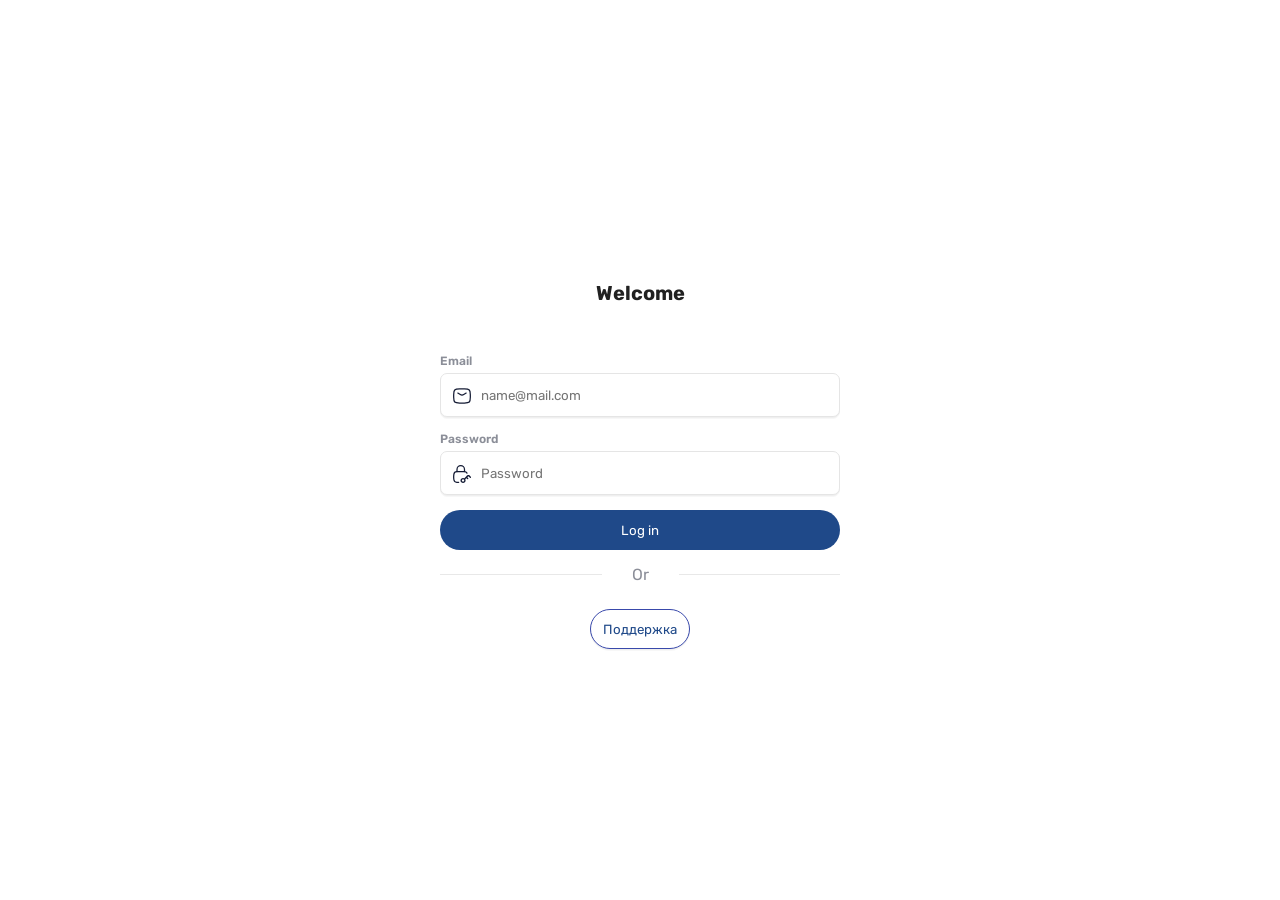
<file: index.html>
<!DOCTYPE html>
<html lang="en">
<head>
    <meta charset="UTF-8">
    <meta http-equiv="X-UA-Compatible" content="IE=edge">
    <meta name="viewport" content="width=device-width, initial-scale=1.0">
    <link rel="stylesheet" href="css/login.css">
    <link href="https://fonts.googleapis.com/css2?family=Rubik&display=swap" rel="stylesheet">
    <title>Log in</title>
</head>

<body>

    <!-- главный блок -->

    <div class="main">

<!--а правую часть сайта -->

        <div class="rigth-s">

            <!-- форма входа -->

            <form action="mainAfterSignUp.html" class="form_container">

                <!-- заголовок формы -->

                <div class="title_container">
                    <p class="title">Welcome</p>
                </div>
                <br>

                <!-- контейнер с input -->

                <div class="input_container">
                    <!-- email input -->
                    <label class="input_label" for="email_field">Email</label>
                    <svg fill="none" viewBox="0 0 24 24" height="24" width="24" xmlns="http://www.w3.org/2000/svg"
                        class="icon">
                        <path stroke-linejoin="round" stroke-linecap="round" stroke-width="1.5" stroke="#141B34"
                            d="M7 8.5L9.94202 10.2394C11.6572 11.2535 12.3428 11.2535 14.058 10.2394L17 8.5"></path>
                        <path stroke-linejoin="round" stroke-width="1.5" stroke="#141B34"
                            d="M2.01577 13.4756C2.08114 16.5412 2.11383 18.0739 3.24496 19.2094C4.37608 20.3448 5.95033 20.3843 9.09883 20.4634C11.0393 20.5122 12.9607 20.5122 14.9012 20.4634C18.0497 20.3843 19.6239 20.3448 20.7551 19.2094C21.8862 18.0739 21.9189 16.5412 21.9842 13.4756C22.0053 12.4899 22.0053 11.5101 21.9842 10.5244C21.9189 7.45886 21.8862 5.92609 20.7551 4.79066C19.6239 3.65523 18.0497 3.61568 14.9012 3.53657C12.9607 3.48781 11.0393 3.48781 9.09882 3.53656C5.95033 3.61566 4.37608 3.65521 3.24495 4.79065C2.11382 5.92608 2.08114 7.45885 2.01576 10.5244C1.99474 11.5101 1.99475 12.4899 2.01577 13.4756Z">
                        </path>
                    </svg>
                    <!-- name input -->
                    <input placeholder="name@mail.com"  type="text"
                        class="input_field" id="email_field">
                </div>

                <!-- контейнер с input -->

                <div class="input_container">

                    <label class="input_label" for="password_field">Password</label>

                    <svg fill="none" viewBox="0 0 24 24" height="24" width="24" xmlns="http://www.w3.org/2000/svg"
                        class="icon">
                        <path stroke-linecap="round" stroke-width="1.5" stroke="#141B34"
                            d="M18 11.0041C17.4166 9.91704 16.273 9.15775 14.9519 9.0993C13.477 9.03404 11.9788 9 10.329 9C8.67911 9 7.18091 9.03404 5.70604 9.0993C3.95328 9.17685 2.51295 10.4881 2.27882 12.1618C2.12602 13.2541 2 14.3734 2 15.5134C2 16.6534 2.12602 17.7727 2.27882 18.865C2.51295 20.5387 3.95328 21.8499 5.70604 21.9275C6.42013 21.9591 7.26041 21.9834 8 22">
                        </path>
                        <path stroke-linejoin="round" stroke-linecap="round" stroke-width="1.5" stroke="#141B34"
                            d="M6 9V6.5C6 4.01472 8.01472 2 10.5 2C12.9853 2 15 4.01472 15 6.5V9"></path>
                        <path fill="#141B34"
                            d="M21.2046 15.1045L20.6242 15.6956V15.6956L21.2046 15.1045ZM21.4196 16.4767C21.7461 16.7972 22.2706 16.7924 22.5911 16.466C22.9116 16.1395 22.9068 15.615 22.5804 15.2945L21.4196 16.4767ZM18.0228 15.1045L17.4424 14.5134V14.5134L18.0228 15.1045ZM18.2379 18.0387C18.5643 18.3593 19.0888 18.3545 19.4094 18.028C19.7299 17.7016 19.7251 17.1771 19.3987 16.8565L18.2379 18.0387ZM14.2603 20.7619C13.7039 21.3082 12.7957 21.3082 12.2394 20.7619L11.0786 21.9441C12.2794 23.1232 14.2202 23.1232 15.4211 21.9441L14.2603 20.7619ZM12.2394 20.7619C11.6914 20.2239 11.6914 19.358 12.2394 18.82L11.0786 17.6378C9.86927 18.8252 9.86927 20.7567 11.0786 21.9441L12.2394 20.7619ZM12.2394 18.82C12.7957 18.2737 13.7039 18.2737 14.2603 18.82L15.4211 17.6378C14.2202 16.4587 12.2794 16.4587 11.0786 17.6378L12.2394 18.82ZM14.2603 18.82C14.8082 19.358 14.8082 20.2239 14.2603 20.7619L15.4211 21.9441C16.6304 20.7567 16.6304 18.8252 15.4211 17.6378L14.2603 18.82ZM20.6242 15.6956L21.4196 16.4767L22.5804 15.2945L21.785 14.5134L20.6242 15.6956ZM15.4211 18.82L17.8078 16.4767L16.647 15.2944L14.2603 17.6377L15.4211 18.82ZM17.8078 16.4767L18.6032 15.6956L17.4424 14.5134L16.647 15.2945L17.8078 16.4767ZM16.647 16.4767L18.2379 18.0387L19.3987 16.8565L17.8078 15.2945L16.647 16.4767ZM21.785 14.5134C21.4266 14.1616 21.0998 13.8383 20.7993 13.6131C20.4791 13.3732 20.096 13.1716 19.6137 13.1716V14.8284C19.6145 14.8284 19.619 14.8273 19.6395 14.8357C19.6663 14.8466 19.7183 14.8735 19.806 14.9391C19.9969 15.0822 20.2326 15.3112 20.6242 15.6956L21.785 14.5134ZM18.6032 15.6956C18.9948 15.3112 19.2305 15.0822 19.4215 14.9391C19.5091 14.8735 19.5611 14.8466 19.5879 14.8357C19.6084 14.8273 19.6129 14.8284 19.6137 14.8284V13.1716C19.1314 13.1716 18.7483 13.3732 18.4281 13.6131C18.1276 13.8383 17.8008 14.1616 17.4424 14.5134L18.6032 15.6956Z">
                        </path>
                    </svg>

                    <!-- input password -->

                    <input placeholder="Password"  type="password"
                        class="input_field" id="password_field">
                </div>

                <!-- Login button -->

                <button type="submit" class="sign-in_btn">
                    Log in
                </button>

                <!-- контейнер --- or --- -->

                <div class="separator">
                    <hr class="line">
                    <span>Or</span>
                    <hr class="line">
                </div>

                <!-- back button -->

                <button  type="submit" class="sign-in_back">
                    <span> <a href="https://soltanbkz.github.io/transit_student/login.html" id="s">Поддержка</span></a> 
                </button>

            </form>
        </div>
    </div>
</body>

</html>
</file>
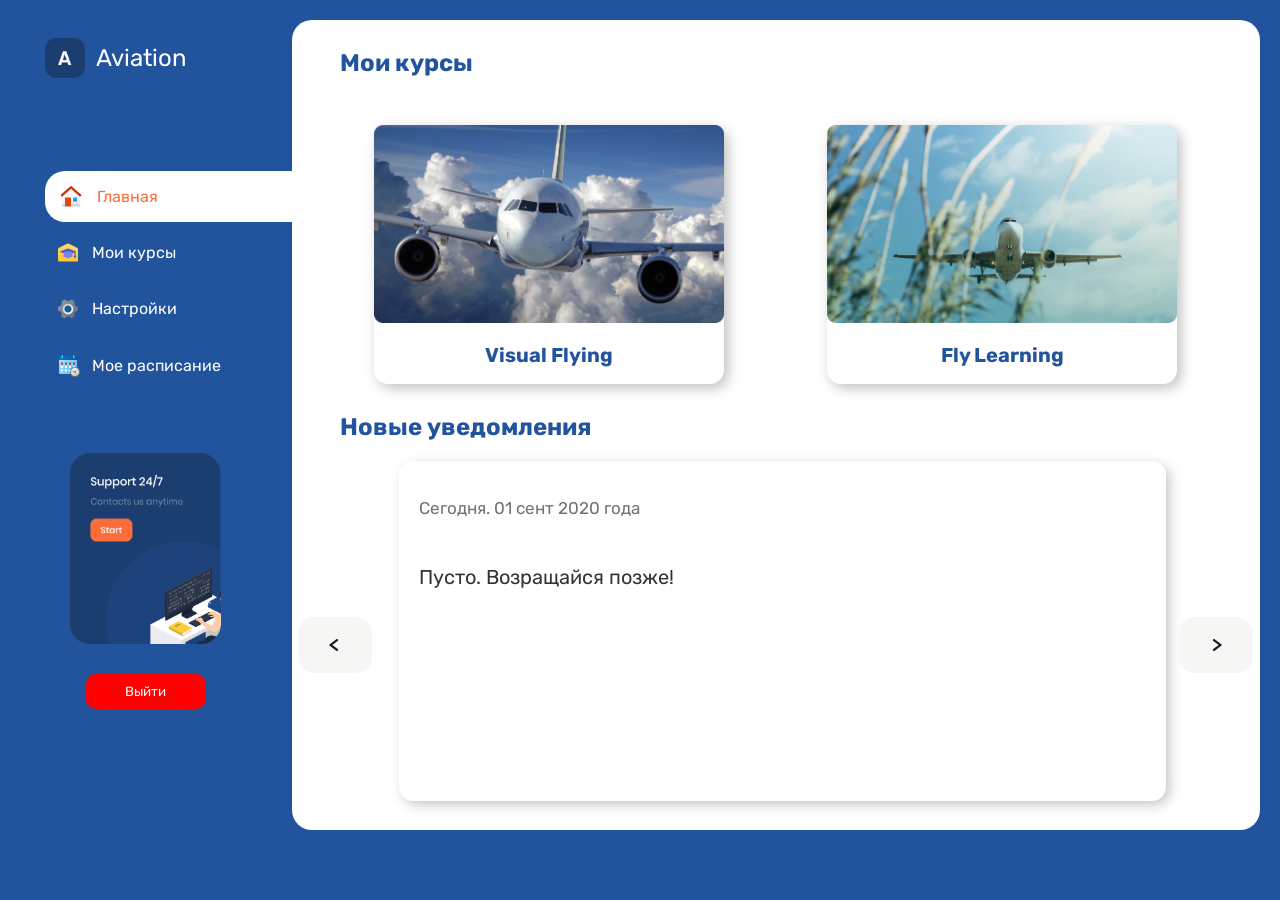
<file: coursesAfterSignUp.html>
<!DOCTYPE html>
<html lang="ru" dir="ltr">

<head>
  <meta charset="utf-8">
  <title></title>
  <meta http-equiv="X-UA-Compatible" content="IE=edge">
  <meta name="viewport" content="width=device-width, initial-scale=1.0">
  <link rel="stylesheet" href="css/mainstyles.css">
  <link rel="preconnect" href="https://fonts.googleapis.com">
  <link rel="preconnect" href="https://fonts.gstatic.com" crossorigin>
  <link href="https://fonts.googleapis.com/css2?family=Lexend&display=swap">
  <link rel="stylesheet" type="text/css" href="css/coursesAfterSignUp.css" rel="stylesheet" />
  <link href="https://fonts.googleapis.com/css2?family=Rubik&display=swap" rel="stylesheet">
</head>

<body>
  <div class="all_page">
     <!-- SIDE BAR-->
     <div class="side_bar">

      <!-- LOGO -->
      <div class="side_bar_logo_settings">
        <img class="side_bar_logo" src="img/logo.png" alt="" width="40" height="40" />
        <p class="side_bar_logo_text"><a href="#">Aviation</a></p>
      </div>

      <!-- BURGER MENU -->

      <svg class="ham hamRotate ham1" viewBox="0 0 100 100" width="50"
        onclick="this.classList.toggle('active'), toggleBurgerContent()">
        <path class="line top"
          d="m 30,33 h 40 c 0,0 9.044436,-0.654587 9.044436,-8.508902 0,-7.854315 -8.024349,-11.958003 -14.89975,-10.85914 -6.875401,1.098863 -13.637059,4.171617 -13.637059,16.368042 v 40" />
        <path class="line middle" d="m 30,50 h 40" />
        <path class="line bottom"
          d="m 30,67 h 40 c 12.796276,0 15.357889,-11.717785 15.357889,-26.851538 0,-15.133752 -4.786586,-27.274118 -16.667516,-27.274118 -11.88093,0 -18.499247,6.994427 -18.435284,17.125656 l 0.252538,40" />
      </svg>

      <div class="burger-content" style="left: -100%;">
        <div class="burger-content-element">
          <img width="24" src="img/icons8-главная-48.png" alt="">
          <p><a href="mainAfterSignUp.html">Главная</a></p>
        </div>
        <div class="burger-content-element">
          <img width="24" src="img/icons8-студенческий-центр-48.png" alt="">
          <p><a href="coursesAfterSignUp.html">Мои курсы</a></p>
        </div>
        
        <div class="burger-content-element">
          <img width="24" src="img/icons8-настройки-48.png" alt="">
          <p><a href="profileSettings.html">Настройки</a></p>
        </div>
        <div class="burger-content-element">
          <img width="24" src="img/icons8-расписание-48.png" alt="">
          <p><a href="timeTable.html">Мое расписание</a></p>
        </div>
        
        <div class="burger-content-element-leave">
          <img width="24" src="img/icons8-выйти-48.png" alt="">
          <p><a href="index.html">Выйти</a></p>
        </div>
      </div>

      <script src="js/burger.js"></script>
      <script src="js/side-bar.js"></script>
      <!-- NAVIGATION LINKS-->
      <div class="side_bar_links">
        <div class="side_bar_general">
          <img class="side_bar_img" width="24" src="img/icons8-главная-48.png" alt="">
          <p class="side_bar_text"><a href="mainAfterSignUp.html">Главная</a></p>
        </div>

        <div class="side_bar_courses">
          <img class="side_bar_img" width="24" src="img/icons8-студенческий-центр-48.png" alt="">
          <p class="side_bar_text"><a href="coursesAfterSignUp.html">Мои курсы</a></p>
        </div>
        
        
        <div class="side_bar_settings">
          <img class="side_bar_img" width="24" src="img/icons8-настройки-48.png" alt="">
          <p class="side_bar_text"><a href="profileSettings.html">Настройки</a></p>
        </div>

        <div class="side_bar_timeTable">
          <img class="side_bar_img" width="24" src="img/icons8-расписание-48.png" alt="">
          <p class="side_bar_text"><a href="timeTable.html">Мое расписание</a></p>
        </div>
        
      </div>

      

   

      <!-- support-img -->
      <div class="support-img">
        <img src="img/support-img.png" alt="">
      </div>

      <div class="leave-button">
        <a href="login.html"><button class="leave">Выйти</button></a> 
       </div>
    </div>

     <!-- side-bar -->
     <div id="mySidebar" class="sidebar" onmouseover="toggleSidebar()" onmouseout="toggleSidebar()">
      <a href="mainAfterSignUp.html">
        <div class="sidebar-logo">
          <img class="side_bar_logo" src="img/logo.png" alt="" width="40" height="40">
          <p class="">Aviation</p>
        </div>
      </a>
      <a href="mainAfterSignUp.html"><span>
          <img width="24" src="img/icons8-главная-48.png" alt="">
          <span class="sidebar_text"><span>Главная</span></span></a><br>
      <a href="coursesAfterSignUp.html">
        <img width="24" src="img/icons8-студенческий-центр-48.png" alt=""><span class="sidebar_text">Мои
          курсы</span></a>
      </a><br>
  
      
  
      <a href="profileSettings.html">
        <img width="24" src="img/icons8-настройки-48.png" alt="">
        <span class="sidebar_text">Настройки</span></a>
      </a><br>
      <a href="timeTable.html">
        <img width="24" src="img/icons8-расписание-48.png" alt="">
        <span class="sidebar_text">Мое расписание</span></a><br>
     
      <a href="index.html">
        <img width="24" src="img/icons8-выйти-48.png" alt="">
        <span class="sidebar_text red">Выйти</span>
      </a>
    </div>

     <!-- side-bar -->
    <div id="mySidebar" class="sidebar" onmouseover="toggleSidebar()" onmouseout="toggleSidebar()">
      <a href="mainAfterSignUp.html">
        <div class="sidebar-logo">
          <img class="side_bar_logo" src="img/logo.png" alt="" width="40" height="40">
          <p class="">Aviation</p>
        </div>
      </a>
      <a href="mainAfterSignUp.html"><span>
          <img width="24" src="img/icons8-главная-48.png" alt="">
          <span class="sidebar_text"><span>Главная</span></span></a><br>
      <a href="coursesAfterSignUp.html">
        <img width="24" src="img/icons8-студенческий-центр-48.png" alt=""><span class="sidebar_text">Мои
          курсы</span></a>
      </a><br>
  
      
  
      <a href="profileSettings.html">
        <img width="24" src="img/icons8-настройки-48.png" alt="">
        <span class="sidebar_text">Настройки</span></a>
      </a><br>
      <a href="timeTable.html">
        <img width="24" src="img/icons8-расписание-48.png" alt="">
        <span class="sidebar_text">Мое расписание</span></a><br>
      
      <a href="index.html">
        <img width="24" src="img/icons8-выйти-48.png" alt="">
        <span class="sidebar_text red">Выйти</span>
      </a>
    </div>
    <!-- -->
    <div class="content">

      <!-- search-input -->

      <!-- Training sectors -->

      <div class="courses_sector">
        <h2 class="training_sectors_h2">Мои курсы</h2>

        <div class="training_sectors_images">
          <div class="card">
            <a title="module" href="module.html"><img class="card-img" src="img/2 2539373.png" /></a>
            <h2>Visual Flying</h2>
          </div>

          <!-- training_sectors_industrial -->

          <div class="card">
            <a title="module" href="module.html">
              <img class="card-img" src="img/Group 82.png" /></a>
            <h2>Fly Learning</h2>
          </div>
        </div>

    </div>
        <!--courses-->

        <h2 class="training_sectors_h2">Новые уведомления</h2>

      <div class="news">

        <img class="prev" src="img/next-button.svg" alt="">
        <div class="news-buttons">
          <p class="prev-p">Предыдущий</p>
        <p class="next-p">Следующий</p>
        </div>

        <div class="news_info">
          <div class="date">
            <p>Сегодня. 01 сент 2020 года</p>
          </div>
          <div class="newsNone">
            <p>Пусто. Возращайся позже!</p>
          </div>
        </div>

        <img class="next" src="img/next-button.svg" alt="">

    </div>
      </div>
    </div>
  </div>

    </div>
  </div>
  </div>
  <script src="js/side-bar.js"></script>
</body>

</html>
</file>
<file: css/login.css>
body {
    margin: 0;
}

/* правая сторона сайта */
.abusteku-deagulus img {
    width: 100%;
}

*{
	font-family: 'Rubik', sans-serif !important;
  }
 #f{
    text-decoration: none;
    color: #ffffff; 
 }
 #s {
    text-decoration: none;
    color: #1F4989; 
 }
/* правая сторона */

.rigth-s {
    display:flex;
    justify-content: center;
    align-items: center;
    vertical-align: middle;
    height:100vh;
}
/* задаем стиль формы */

.form_container {
    width: 400px;
    height: fit-content;
    display:flex;
    flex-direction: column;
    align-items: center;
    justify-content: center;
    gap: 15px;
    padding: 50px 40px 20px 40px;
    background-color: #ffffff;
    border-radius: 11px;
    font-family: "Inter", sans-serif;
}

/* задаем стиль контейнера с заголовком */

.title_container {
    display: flex;
    flex-direction: column;
    align-items: center;
    justify-content: center;
    gap: 10px;
}

/* задаем стиль заголовка */

.title {
    margin: 0;
    font-size: 1.25rem;
    font-weight: 700;
    color: #212121;
}

/* задаем стиль родителю input */

.input_container {
    width: 100%;
    height: fit-content;
    position: relative;
    display: flex;
    flex-direction: column;
    gap: 5px;
}

/* задаем стиль иконке в input */

.icon {
    width: 20px;
    position: absolute;
    z-index: 99;
    left: 12px;
    bottom: 9px;
}

/* задаем стиль названию input */

.input_label {
    font-size: 0.75rem;
    color: #8B8E98;
    font-weight: 600;
}

/* задаем стиль input */

.input_field {
    width: auto;
    height: 40px;
    padding-left:40px;
    border-radius: 7px;
    outline: none;
    border: 1px solid #e5e5e5;
    filter: drop-shadow(0px 1px 0px #efefef) drop-shadow(0px 1px 0.5px rgba(239, 239, 239, 0.5));
    transition: all 0.3s cubic-bezier(0.15, 0.83, 0.66, 1);
}

/* задаем стиль input при focus */

.input_field:focus {
    border: 1px solid transparent;
    box-shadow: 0px 0px 0px 2px #242424;
    background-color: transparent;
}

/* задаем стиль login кнопке */

.sign-in_btn {
    width: 100%;
    height: 40px;
    border: 0;
    background: #1F4989;
    border-radius: 40px;
    outline: none;
    color: #ffffff;
    cursor: pointer;
}

/* задаем стиль ---or--- */

.separator {
    width: 100%;
    display: flex;
    align-items: center;
    justify-content: center;
    gap: 30px;
    color: #8B8E98;
}

.separator .line {
    display: block;
    width: 100%;
    height: 1px;
    border: 0;
    background-color: #e8e8e8;
}

/* задаем стиль родителю кнопкам или */

.or-sign-in-btn {
    display: flex;
    align-items: center;
    justify-content: center;
}

/* задаем стиль кнопке login google */

.sign-in_ggl {
    width: 200px;
    height: 40px;
    gap: 10px;
    background: #ffffff;
    border-radius: 40px;
    outline: none;
    color: #3949AB;
    border: 1px solid #3949AB;
    filter: drop-shadow(0px 1px 0px #efefef) drop-shadow(0px 1px 0.5px rgba(239, 239, 239, 0.5));
    cursor: pointer;
    margin-right: 4px;
    display: flex;
    justify-content: center;
    align-items: center;
    text-align: center;
}

/* задаем стиль изображение в кнопке login google */

.sign-in_ggl img {
    width: 24px;
}

/* задаем стиль кнопке login gitlab */

.sign-in_gitlab {
    width: 200px;
    height: 40px;
    gap: 10px;
    background: #ffffff;
    border-radius: 40px;
    outline: none;
    color: #3949AB;
    border: 1px solid #3949AB;
    filter: drop-shadow(0px 1px 0px #efefef) drop-shadow(0px 1px 0.5px rgba(239, 239, 239, 0.5));
    cursor: pointer;
    margin-left: 4px;
    display: flex;
    justify-content: center;
    align-items: center;
    text-align: center;
}

/* задаем стиль изображение в кнопке login gitlab */

.sign-in_gitlab img {
    width: 19.2px;
    height: 19.2px;
}

/* задаем стиль тексту нету аккаунта? */

.note {
    font-size: 0.75rem;
    color: #8B8E98;
    text-decoration: underline;
}

/* задаем стиль кнопке log in Администрация*/

.sign-in_admin{
    width: 100%;
    height: 40px;
    gap: 10px;
    background: #ffffff;
    border-radius: 40px;
    outline: none;
    color: #3949AB;
    border: 1px solid #3949AB;
    filter: drop-shadow(0px 1px 0px #efefef) drop-shadow(0px 1px 0.5px rgba(239, 239, 239, 0.5));
    cursor: pointer;
    display: flex;
    justify-content: center;
    align-items: center;
    text-align: center;
}

/* задаем стиль кнопке назад*/

.sign-in_back{
    width: 100px;
    height: 40px;
    gap: 10px;
    background: #ffffff;
    border-radius: 40px;
    outline: none;
    color: #3949AB;
    border: 1px solid #3949AB;
    filter: drop-shadow(0px 1px 0px #efefef) drop-shadow(0px 1px 0.5px rgba(239, 239, 239, 0.5));
    cursor: pointer;
    display: flex;
    justify-content: center;
    align-items: center;
    text-align: center;
    margin-top: 10px;
}
</file>
<file: css/mainstyles.css>
.all_page .content {
  background-color: white;
  border-radius: 20px;
  height: 100%;
  width: 77%;
}

*{
	font-family: 'Rubik', sans-serif !important;
  }

.leave-button{
  margin-top: 10%;
}

.leave-button button{
  width: 120px;
  height: 35px;
  color: #FFFFFF;
  background-color: red;
  border: none;
  border-radius: 10px;
}

/* ----------------------------------------- */

/* SIDE BAR */

.side_bar {
  text-align: center;
}

/* SIDE BAR - LOGO */

a {
  color: white;
  font-family: Roboto;
  text-decoration: none;
}

.side_bar_logo_settings {
  display: flex;
  align-items: center;
  margin-left: 10%;
}

.side_bar_logo_text {
  margin-left: 5%;
  font-size: 24px;
  font-weight: medium;
}

/* SIDE BAR - LINKS */

.side_bar_links {
  margin-top: 30%;
}

.side_bar_img {
  margin-left: 5%;
}

.side_bar_text {
  margin-left: 5%;
  font-size: 100%;
}

.side_bar_settings{
  display: flex;
  align-items: center;
  margin-top: 2%;
}

.side_bar_courses {
  display: flex;
  align-items: center;
  margin-top: 2%;
}

.support-img {
  margin-top: 25%;
  align-items: center;
  justify-content: center;
}

.support-img img {
  width: 60%;
  height: 100%;
}

.side_bar_timeTable{
  display: flex;
  align-items: center;
  margin-top: 2%;
}

.side_bar_student{
	display: flex;
	align-items: center;
	margin-top: 2%;
}

.side_bar_answers{
	display: flex;
	align-items: center;
	margin-top: 2%;
}
/* SEARCH INPUT */

/* our courses */

@-webkit-keyframes scroll {
  0% {
      -webkit-transform: translateX(0);
      transform: translateX(0);
  }

  100% {
      -webkit-transform: translateX(calc(-250px * 7));
      transform: translateX(calc(-250px * 7));
  }
}

@keyframes scroll {
  0% {
      -webkit-transform: translateX(0);
      transform: translateX(0);
  }

  100% {
      -webkit-transform: translateX(calc(-250px * 7));
      transform: translateX(calc(-250px * 7));
  }
}

.courses_sectors_images{
  display: flex;
  justify-content: center;
  align-items: center;
  margin-left: 3%;
}

.courses_sectors_images img{
  width: 90%;
}

.red{
  color: #FF5757;
}

.sidebar-logo {
  margin-bottom: 30px;
}

.sidebar-logo p {
  margin-left: 30px;
}

.sidebar {
  height: 100%;
  width: 85px;
  position: fixed;
  z-index: 1;
  top: 0;
  left: 0;
  background-color: #22549E;
  transition: 0.5s;
  overflow-x: hidden;
  padding-top: 60px;
  white-space: nowrap;
  display: none;
}
.sidebar img {
  margin-bottom: -5px;
}
.sidebar a {
  padding: 8px 8px 8px 32px;
  text-decoration: none;
  font-size: 20px;
  color: #fff;
  display: block;
}

.sidebar svg{
  margin-bottom: -5px;
}
.orange {
  color: #FB6D3A;
}

main .sidebar {
  position: absolute;
  top: 0;
  right: 25px;
  margin-left: 50px;
}


/* BURGER MENU */

.burger-content {
  width: 100%;
  height: 100%;
  position: fixed;
  background-color: white;
  transition: all 1s;
  top: 0;
}

.ham {
  position: fixed;
  cursor: pointer;
  -webkit-tap-highlight-color: transparent;
  transition: transform 400ms;
  -moz-user-select: none;
  -webkit-user-select: none;
  -ms-user-select: none;
  user-select: none;
  right: 10px;
  z-index: 99;
  display: none;
}

.hamRotate.active {
  transform: rotate(45deg);
}

.hamRotate180.active {
  transform: rotate(180deg);
}

.m-l{
  margin-left: 10px;
}

.line {
  fill: none;
  transition: stroke-dasharray 400ms, stroke-dashoffset 400ms;
  stroke: #d0d0d0;
  stroke-width: 5;
  stroke-linecap: round;
}

.ham1 .top {
  stroke-dasharray: 40 139;
}

.ham1 .bottom {
  stroke-dasharray: 40 180;
}

.ham1.active .top {
  stroke-dashoffset: -98px;
}

.ham1.active .bottom {
  stroke-dashoffset: -138px;
}

.burger-content .burger-content-element:first-child, .burger-content-element-leave:last-child{
  margin-top: 20%;
}

.burger-content-element{
  display: flex;
  align-items: center;
  margin-left: 10%;
}

.burger-content-element p a{
  margin-left: 10px;
  color: #000;
  text-decoration: none;
  font-size: 18px;
}

.burger-content-element-leave{
  display: flex;
  align-items: center;
  margin-left: 10%;
}

.burger-content-element-leave p a{
  margin-left: 10px;
  color: #FF5757;
  text-decoration: none;
}



@media screen and (min-width:601px) and (max-width:1100px) {
  .content{
    margin-left: 90px !important;
    width: 100% !important;
  }
  .sidebar-logo{
    display: flex;
    align-items: center;
  }

  .inputDiv input {
    width: 98%;
  }
  .sidebar_text{
    margin-left: 30px;
    margin-bottom: 30px;
  }

  .side_bar{
    display: none;
  }

  .sidebar{
    display: block;
  }

  .sidebar-logo p {
    font-size: 25px;
  }

  .courses_sectors_images{
    display: grid;
    grid-template-columns: repeat(auto-fit, minmax(230px, auto));
    justify-content: center;
    gap: 1rem;
    transition: 1s;
  }

  .card img{
    width: 100% !important;
  }

  .courses_sectors_images img{
    width: 230px;
  }
  .savebtn button {
    width: 45%
  }
}

@media (max-width:600px) {
  .support-img{
    display: none;
  }

  .card-img{
    width: 100% !important;
  }

  .ham {
      display: block;
  }
  .side_bar_links{
    display: none;
  }
  .content {
    padding-top: 10%;
  }
  
  .inputDiv input {
    width: 98%;
  }
  .addTest {
    width: auto;
    margin-left: auto;
    margin-right: auto;
  }
  .side_bar{
    z-index: 9999;
    justify-content: space-between;
  }
  .all_page{
    display: grid;
    height: 100%;
  }

  .leave-button{
    display: none;
  }

  .all_page {
    display: flex;
    flex-direction: column;
    background-color: white;
  }

  .all_page .side_bar {
    position: fixed;
    display: flex;
    align-items: center;
    width: 100%;
    background-color: #1F4989;
    height: 60px;
    margin: 0;
    padding-bottom: 1.6%;
    padding-top: 1%;
    box-shadow: 0px 4px 4px rgba(0, 0, 0, 0.25), 2px 2px 20px rgba(0, 0, 0, 0.08);
  }
  .savebtn button {
    width: auto;
  }
}

@media screen and (max-height: 450px) {
  .sidebar {
      padding-top: 15px;
  }

  .sidebar a {
      font-size: 18px;
  }
}
</file>
<file: css/coursesAfterSignUp.css>
/* BODY */

body {
  background-color: #22549E;
  margin: 0;
  padding: 0;
  color: #22549E;
}
/* ----------------------------------------- */

/* ALL PAGE */

.all_page {
  width: 100%;
  display: flex;
}

.all_page .side_bar {
  width: 20%;
  margin: 20px 0px 20px 20px;
}

.all_page .content {
  background-color: white;
  border-radius: 20px;
  height: 100%;
  width: 77%;
  margin: 20px;
}

.sidebar img {
  margin-bottom: -5px;
}
/* ----------------------------------------- */

/* SIDE BAR */

.side_bar {
  text-align: center;

}

/* SIDE BAR - LOGO */

a {
  color: white;
  font-family: Roboto;
  text-decoration: none;
}

.side_bar_logo_settings {
  display: flex;
  align-items: center;
  margin-left: 10%;
}

.side_bar_logo_text {
  margin-left: 5%;
  font-size: 24px;
  font-weight: medium;
}

/* SIDE BAR - LINKS */

.side_bar_links {
  margin-top: 30%;
}

.side_bar_general {
  display: flex;
  align-items: center;
  margin-left: 10%;
  background-color: white;
  width: 110%;
  border-radius: 20px 0 0 20px;
}

.side_bar_general p a {
  color: #FB6D3A;
}

.side_bar_img {
  margin-left: 5%;
}

.side_bar_text {
  margin-left: 5%;
  font-size: 100%;
}


.side_bar_courses {
  display: flex;
  align-items: center;
  margin-left: 10%;
  margin-top: 2%;
}

.support-img {
  margin-top: 25%;
  align-items: center;
  justify-content: center;
}

.support-img img {
  width: 60%;
  height: 100%;
}

.side_bar_timeTable{
  display: flex;
  align-items: center;
  margin-left: 10%;
  margin-top: 2%;
}

.side_bar_settings{
  display: flex;
  align-items: center;
  margin-left: 10%;
  margin-top: 2%;
}


/* SEARCH INPUT */


/* this is a recreation of twitter search in css */
.content-header {
  display: flex;
  justify-content: center;
  align-items: center;
  margin-top: 2%;
}

.form {
  --input-text-color: #1b9bee;
  --input-bg-color: #F6F6F5;
  --focus-input-bg-color: transparent;
  --text-color: #949faa;
  --active-color: #1b9bee;
  --width-of-input: 100%;
  --inline-padding-of-input: 1.2em;
  --gap: 0.9rem;
}

/* form style */
.form {
  font-size: 0.9rem;
  display: flex;
  gap: 0.5rem;
  align-items: center;
  width: var(--width-of-input);
  position: relative;
  isolation: isolate;
  width: 90%;
  height: 37px;
  margin-left: 1%;
}

/* a fancy bg for showing background and border when focus. */
.fancy-bg {
  position: absolute;
  width: 100%;
  inset: 0;
  background: var(--input-bg-color);
  border-radius: 30px;
  height: 100%;
  z-index: -1;
  pointer-events: none;
  box-shadow: rgba(0, 0, 0, 0.16) 0px 1px 4px;
}

/* label styling */
label {
  width: 100%;
  padding: 0.8em;
  height: 40px;
  padding-inline: var(--inline-padding-of-input);
  display: flex;
  align-items: center;
}

.search,
.close-btn {
  position: absolute;
}

/* styling search-icon */
.search {
  fill: var(--text-color);
  left: var(--inline-padding-of-input);
}



/* styling of close button */
.close-btn {
  border: none;
  right: var(--inline-padding-of-input);
  box-sizing: border-box;
  display: flex;
  align-items: center;
  justify-content: center;
  color: #fff;
  padding: 0.1em;
  width: 20px;
  height: 20px;
  border-radius: 50%;
  background: var(--active-color);
  opacity: 0;
  visibility: hidden;
}

/* styling of input */
.input {
  color: var(--input-text-color);
  width: 100%;
  margin-inline: min(2em, calc(var(--inline-padding-of-input) + var(--gap)));
  background: none;
  border: none;
}

.input:focus {
  outline: none;
}

.input::placeholder {
  color: var(--text-color)
}

/* input background change in focus */
.input:focus~.fancy-bg {
  border: 1px solid var(--active-color);
  background: var(--focus-input-bg-color);
}

/* search icon color change in focus */
.input:focus~.search {
  fill: var(--active-color);
}

/* showing close button when typing */
.input:valid~.close-btn {
  opacity: 1;
  visibility: visible;
}

/* this is for the default background in input,when selecting autofill options -- you can remove this code if you do not want to override the browser style.  */
input:-webkit-autofill,
input:-webkit-autofill:hover,
input:-webkit-autofill:focus,
input:-webkit-autofill:active {
  -webkit-transition: "color 9999s ease-out, background-color 9999s ease-out";
  -webkit-transition-delay: 9999s;
}

/* notification-img-style */

.notification-img {
  margin-left: 1%;
}

/* users-img */

.user-img {
  margin-left: 1%;
}

/* Training sectors */


.training_sectors_h2 {
  margin-left: 5%;
  margin-top: 3%;
}

/* training_sectors_images-style */
.training_sectors_images {
  display: flex;
  justify-content: space-evenly;
  flex-wrap: wrap;
  margin-top: 5%;
  gap: 20px;
}

/* training_sectors_images img style */
.training_sectors_images img {
  width: 350px;
  background-size: cover;
}

.card {
  background: #FFFFFF;
  box-shadow: 4px 4px 13px rgba(0, 0, 0, 0.25);
  border-radius: 14px;
  transition: 1s;
}

.card:hover{
  background-color: #1F4989;
  color: #fff;
  transition: 1s;
  transform: translateY(-20px);
}

.card h2{
  font-size: 20px;
  text-align: center;
}

.next-p, .prev-p{
  display: none;
}

/* our courses */
.courses_sectors_images .my_courses_img_1 img {
  margin-left: 30%;
  width: 60%;
  height: 80%;
  background-size: cover;
  border-radius: 20px;
}
.courses_sectors_images {
  display: flex;
  justify-content: space-evenly;
}
.courses_sectors_images .my_courses_img_2 img {
  margin-left: 10%;
  width: 60%;
  height: 80%;
  background-size: cover;
  border-radius: 20px;
}

.news_info {
  box-shadow: 4px 4px 13px -1px rgba(0, 0, 0, 0.25);
  border-radius: 14px;
  margin-bottom: 3%;
  width: 75%;
  height: 300px;
  overflow: auto;
  padding: 20px;
}

.date p{
  color: #727272;
  font-size: 17px;
}

.newsNone{
  padding-top: 10px;
}
.newsNone p {
  font-size: 20px;
  color: #333;
}

.prev{
  transform: rotate(180deg);
}

.news{
  display: flex;
  align-items: center;
  justify-content: space-around;
}

.leave-button{
  margin-top: 10%;
}

.leave-button button{
  width: 120px;
  height: 35px;
  color: #FFFFFF;
  background-color: red;
  border: none;
  border-radius: 10px;
}


.red{
    color: #FF5757;
  }
  
  .sidebar-logo {
    margin-bottom: 30px;
  }
  
  .sidebar-logo p {
    margin-left: 30px;
  }
  
  .sidebar {
    height: 100%;
    width: 85px;
    position: fixed;
    z-index: 1;
    top: 0;
    left: 0;
    background-color: #22549E;
    transition: 0.5s;
    overflow-x: hidden;
    padding-top: 60px;
    white-space: nowrap;
    display: none;
  }
  
  .sidebar a:last-child{
    margin-top: 10px;
  }
  .sidebar a {
    padding: 8px 8px 8px 32px;
    text-decoration: none;
    font-size: 20px;
    color: #fff;
    display: block;
  }
  
  .sidebar svg{
    margin-bottom: -5px;
  }
  .orange {
    color: #FB6D3A;
  }
  
  main .sidebar {
    position: absolute;
    top: 0;
    right: 25px;
    margin-left: 50px;
  }
  
  
  /* BURGER MENU */
  
  .burger-content {
    width: 100%;
    height: 100%;
    position: fixed;
    background-color: white;
    transition: all 1s;
    top: 0;
  }
  
  .ham {
    display: none;
    position: fixed;
    cursor: pointer;
    -webkit-tap-highlight-color: transparent;
    transition: transform 400ms;
    -moz-user-select: none;
    -webkit-user-select: none;
    -ms-user-select: none;
    user-select: none;
    right: 10px;
    z-index: 99;
  }
  
  .hamRotate.active {
    transform: rotate(45deg);
  }
  
  .hamRotate180.active {
    transform: rotate(180deg);
  }
  
  .line {
    fill: none;
    transition: stroke-dasharray 400ms, stroke-dashoffset 400ms;
    stroke: #d0d0d0;
    stroke-width: 5;
    stroke-linecap: round;
  }
  
  .ham1 .top {
    stroke-dasharray: 40 139;
  }
  
  .ham1 .bottom {
    stroke-dasharray: 40 180;
  }
  
  .ham1.active .top {
    stroke-dashoffset: -98px;
  }
  
  .ham1.active .bottom {
    stroke-dashoffset: -138px;
  }
  
  .burger-content .burger-content-element:first-child, .burger-content-element-leave:last-child{
    margin-top: 20%;
  }
  
  .burger-content-element{
    display: flex;
    align-items: center;
    margin-left: 10%;
  }
  
  .burger-content-element p a{
    margin-left: 10px;
    color: #000;
    text-decoration: none;
    font-size: 18px;
  }
  
  .burger-content-element-leave{
    display: flex;
    align-items: center;
    margin-left: 10%;
  }
  
  .burger-content-element-leave p a{
    margin-left: 10px;
    font-size: 18px;
    color: #FF5757;
    text-decoration: none;
  }
  
  @media screen and (max-width: 450px) {
    .sidebar {
        padding-top: 15px;
    }
  
    .sidebar a {
        font-size: 18px;
    }

    .training_sectors_images{
      display: grid;
    }

    .news-buttons{
      display: flex;
      align-items: center;
      justify-content: space-between;
    }

    .next, .prev{
      display: none;
    }
   
    .next-p, .prev-p{
      display: block;
    }

    .news{
      display: block;
      padding: 10px;
    }

    .news_info{
      width: 90%;
    }

    .card{
      width: 300px !important;
    }

    .training_sectors_images:last-child .card{
       margin-bottom: 20px;
    }
  }
  
  @media screen and (min-width:600px) and (max-width:1100px) {
    .content{
      margin-left: 90px !important;
      width: 100% !important;
    }

    .all_page{
        height: 100%;
    }

    .card{
        width: 250px;
    }

    .sidebar-logo{
      display: flex;
      align-items: center;
    }

    .sidebar_text{
      margin-left: 30px;
      margin-bottom: 30px;
    }
  
    .side_bar{
      display: none;
    }
  
    .sidebar{
      display: block;
    }
  
    .sidebar-logo p {
      font-size: 25px;
    }
  
    .courses_sectors_images{
        transition: 1s;
        margin-left: 0;
    }

    .courses_sectors_images img{
        width: 100%;
    }
  }
  
  @media (max-width:600px) {
    .ham {
        display: block;
    }
    .side_bar_links{
      display: none;
    }
  
    .side_bar{
      justify-content: space-between;
    }
  
    .all_page{
      display: grid;
      height: 100%;
    }

    .leave-button{
      display: none;
    }

    .all_page {
      display: flex;
      flex-direction: column;
      background-color: white;
    }

    .all_page .side_bar {
      position: fixed;
      display: flex;
      align-items: center;
      width: 100%;
      background-color: #1F4989;
      height: 60px;
      margin: 0;
      padding-bottom: 1.6%;
      padding-top: 1%;
      box-shadow: 0px 4px 4px rgba(0, 0, 0, 0.25), 2px 2px 20px rgba(0, 0, 0, 0.08);
    }
  
    .all_page .content {
      margin-top: 80px;
      background-color: white;
      height: 100%;
      width: 100%;
      margin-left: auto;
      margin-right: auto;
    }

    .card p{
        font-size: 14px;
    }
    
    .card h3{
        font-size: 16px;
    }

    .card{
      width: 200px;
    }
  
    .training_sectors_h2 {
      margin-left: 10%;
    }
  
    .courses_sectors_images{
      display: grid;
    }

    .courses_sectors_images img{
      width: 60%;
      margin-left: auto;
      margin-right: auto;
      display: block;
    }
  
  }
</file>
